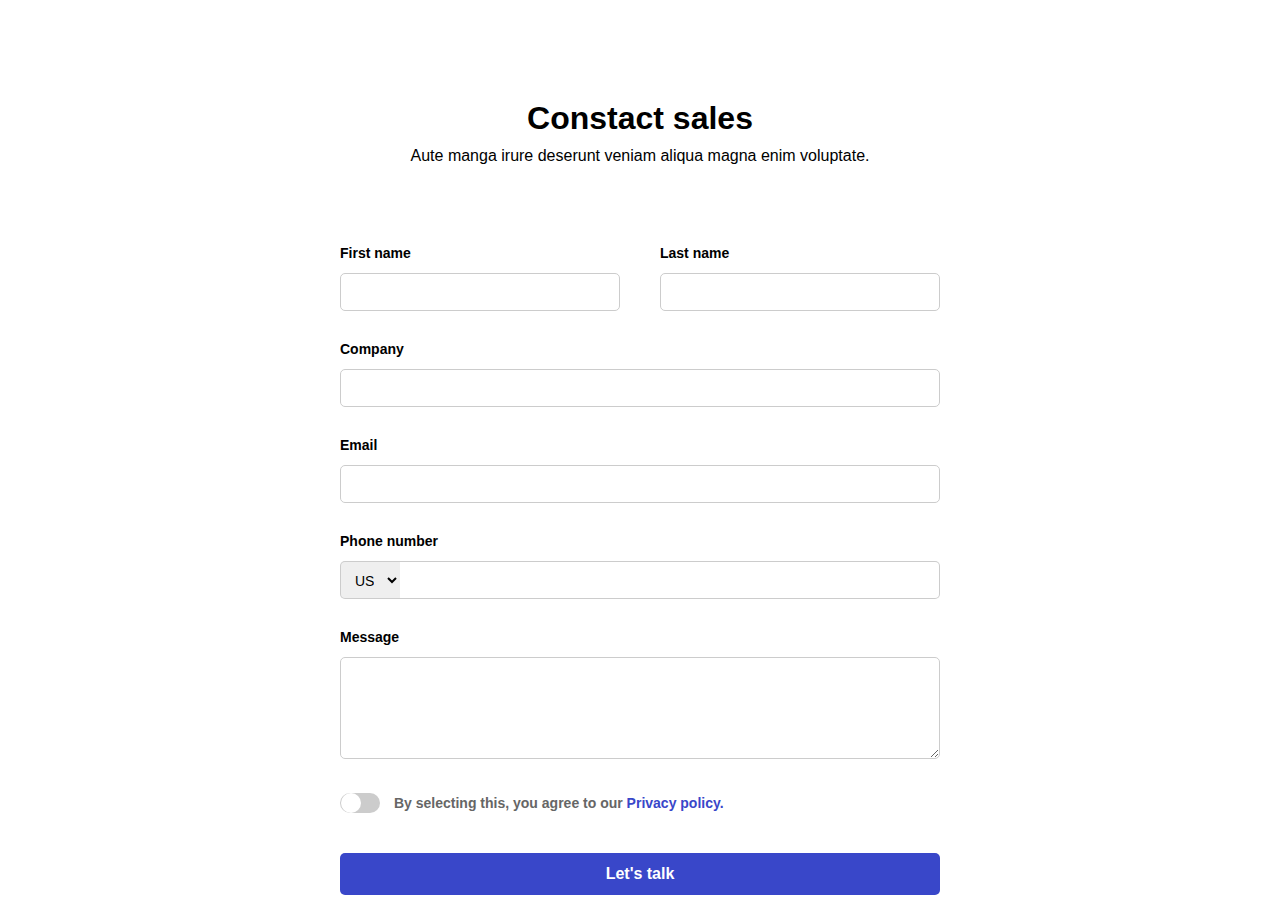
<file: 1-contact-us-form/index.html>
<!DOCTYPE html>
<html lang="en">

<head>
  <meta charset="UTF-8" />
  <meta name="viewport" content="width=device-width, initial-scale=1.0" />
  <title>Document</title>
  <link rel="stylesheet" href="style.css" />
</head>

<body>
  <section class="contact--main">
    
    <header class="contact--header">
      <p class="contact--title head">Constact sales</p>
      <p class="contact--subtitle head">Aute manga irure deserunt veniam aliqua magna enim voluptate.</p>
    </header>
    
    <form class="contact--form" id="contactForm" onsubmit="return validateForm()">
      <div class="inline--input">
        <div class="inline--both">
          <label class="for--label">First name</label>
          <input type="text" class="contact--input" id="fname" />
          <div class="error--message" id="fname--error"></div>
        </div>
        <div class="inline--both">
          <label class="for--label">Last name</label>
          <input type="text" class="contact--input" id="lname" />
          <div class="error--message" id="lname--error"></div>
        </div>
      </div>

      <div class="elements">
        <label class="for--label">Company</label>
        <input type="text" class="contact--input" id="company" />
        <div class="error--message" id="company--error" ></div>

        <label class="for--label">Email</label>
        <input type="email" class="contact--input" id="email"/>
        <div class="error--message" id="email--error"></div>

        <label class="for--label">Phone number</label>
        <div class="inline--input phone">
          <select class="contact--input select--input" id="country">
            <option>US</option>
            <option>IN</option>
            <option>UK</option>
          </select>
          <input type="tel" class="contact--input num" id="phone" pattern="[0-9]+"/>
        </div>
        <div class="error--message" id="phone--error"></div>

        <label class="for--label">Message</label>
        <textarea class="contact--input contact--message" rows="5" id="message"></textarea>
        <div class="error--message" id="message--error"></div>

        <div class="inline--input policy">
          <label class="toggle-switch">
            <input type="checkbox" id="policyid" />
            <span class="slider"></span>
          </label>
          <span class="span--text policyterm">By selecting this, you agree to our <a href="#">Privacy policy.</a></span>
          
        </div>
        <div class="error--message" id="policy--error"></div>
        <button class="btn" type="submit">Let's talk</button>
      </div>

    </form>
  </section>
</body>
<script src="script.js"></script>

</html>
</file>
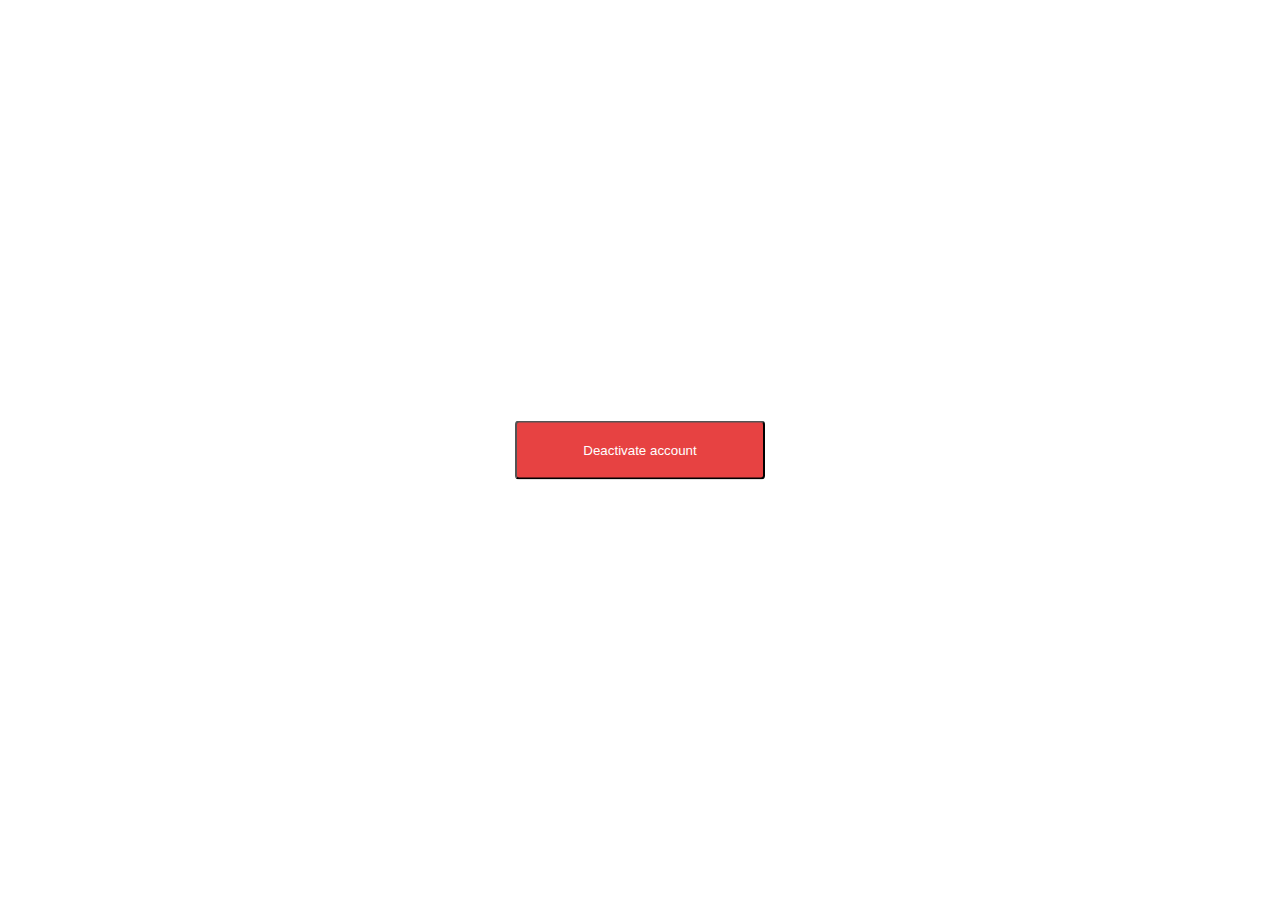
<file: 2-modal/index.html>
<!DOCTYPE html>
<html lang="en">
  <head>
    <meta charset="UTF-8" />
    <meta name="viewport" content="width=device-width, initial-scale=1.0" />
    <title>Document</title>
    <link rel="stylesheet" href="style.css" />
    <link rel="stylesheet" href="https://cdn.jsdelivr.net/npm/bootstrap-icons@1.13.1/font/bootstrap-icons.min.css">
  </head>
  <body>
    <div class="account">
      <input type="button" class="account--btn" value="Deactivate account" id="openModal" />
    </div>
    <div class="deactivate--account">
      <div class="content">

        <div class="icon"><i class="bi bi-exclamation-triangle caution"></i></div>
        <div class="content--main">
          <p class="title">Deactivate account</p>
          <p class="subtitle">Are you sure you want to deactivate your account? All of your data will be permanently removed from our servers forever. This action cannot be undone.</p>
        </div>
        <div class="close"><i class="bi bi-x-lg close--icon"></i></div>
      </div>
      <div class="buttons">
        <input type="button" class="btn cancel"  value="Cancel" />
        <input type="button" class="btn deactivate" value="Deactivate" />

    </div>
  </body>
  <script src="script.js"></script>
</html>
</file>
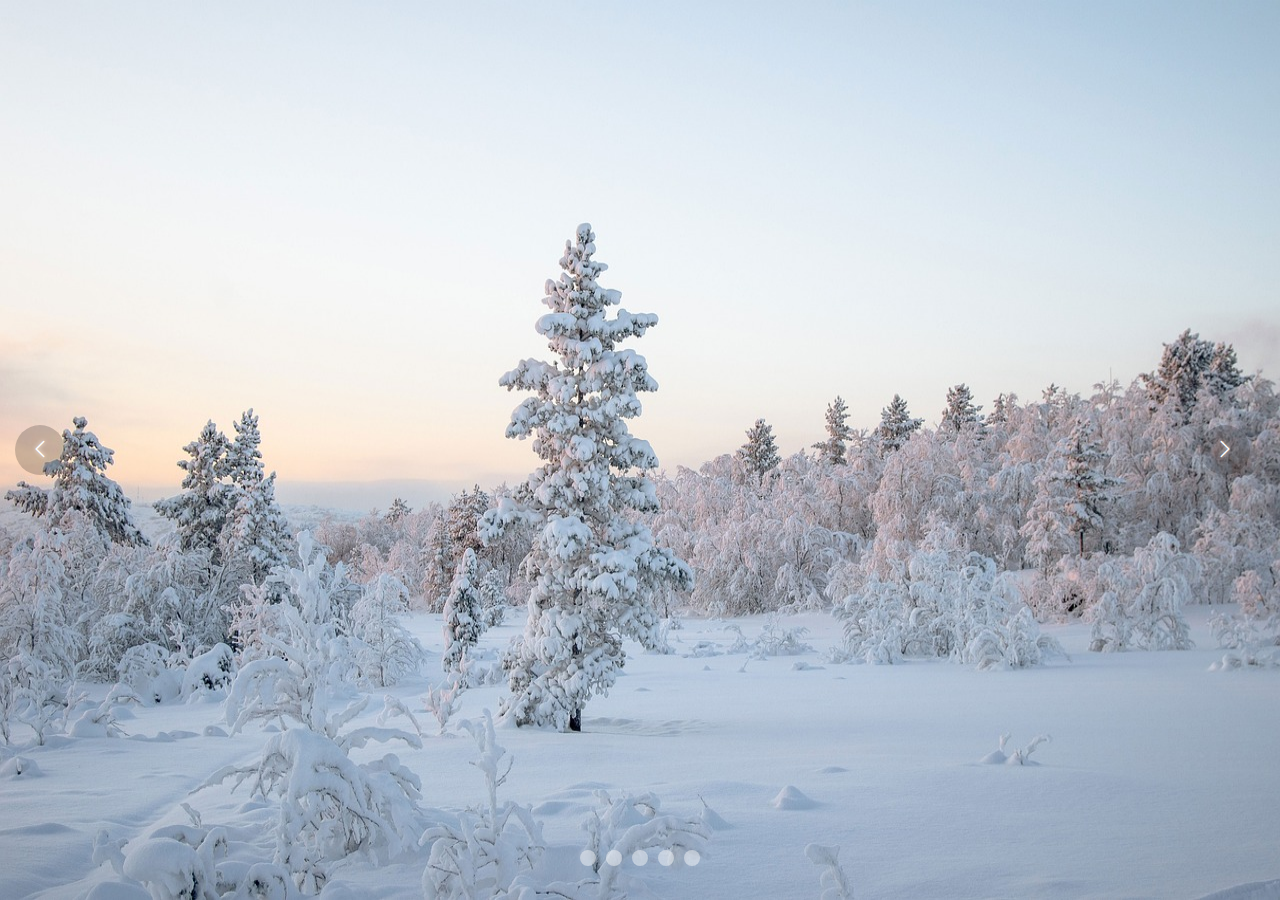
<file: 3-carousel/index.html>
<!DOCTYPE html>
<html lang="en">
  <head>
    <meta charset="UTF-8" />
    <meta name="viewport" content="width=device-width, initial-scale=1.0" />
    <title>Document</title>
    <link rel="stylesheet" href="style.css" />
    <link rel="stylesheet" href="https://cdn.jsdelivr.net/npm/bootstrap-icons@1.13.1/font/bootstrap-icons.min.css">
  </head>
  <body>
    <div class="carousel">
      <div class="carousel--container">
        <img class="carousel--item img1" src="img1.jpg" placeholder="image"></img>
        <img class="carousel--item img2" src="img2.jpg" placeholder="image"></img>
        <img class="carousel--item img3" src="img3.jpg" placeholder="image"></img>
        <img class="carousel--item img4" src="img4.jpg" placeholder="image"></img>
        <img class="carousel--item img5" src="img5.jpg" placeholder="image"></img>
      </div>
      
      <button class="carousel--button left"><i class="bi bi-chevron-left btn"></i></button>
      <button class="carousel--button right"><i class="bi bi-chevron-right btn"></i></button>
      
      <div class="carousel--indicators">
        <span class="carousel--indicator active dot1"></span>
        <span class="carousel--indicator dot2"></span>
        <span class="carousel--indicator dot3"></span>
        <span class="carousel--indicator dot4"></span>
        <span class="carousel--indicator dot5"></span>
    </div>
  </body>
  <script src="script.js"></script>
</html>
</file>
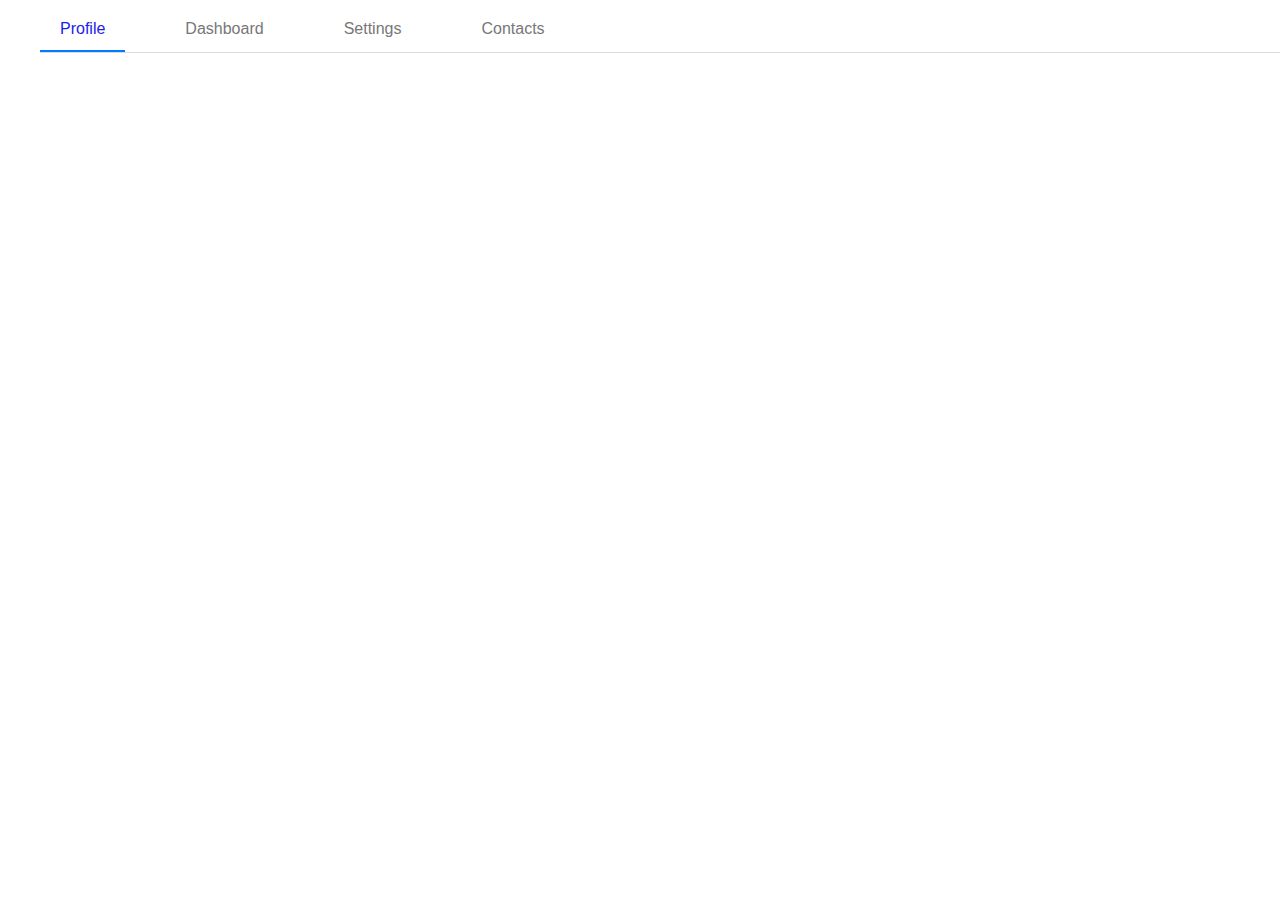
<file: 4-tabs/index.html>
<!DOCTYPE html>
<html lang="en">
  <head>
    <meta charset="UTF-8" />
    <meta name="viewport" content="width=device-width, initial-scale=1.0" />
    <title>Document</title>
    <link rel="stylesheet" href="style.css">
  </head>
  <body>
    <div class="tabs">
      <div class="tab active">Profile</div>
      <div class="tab">Dashboard</div>
      <div class="tab">Settings</div>
      <div class="tab">Contacts</div>
    </div>
    <div class="main--content">
      <div class="content">
        <p>This is content of Profile tab</p>
        <h5>Lorem ipsum dolor sit amet consectetur adipisicing elit. Quasi omnis expedita cum, corporis doloribus quae error laudantium architecto iste! Ex ullam ab nam praesentium minima maiores officiis beatae impedit cumque!</h5>
      </div>
      <div class="content">
        <p>This is content of Dashboard tab</p>
        <h5>Lorem ipsum dolor sit amet consectetur adipisicing elit. Quasi omnis expedita cum, corporis doloribus quae error laudantium architecto iste! Ex ullam ab nam praesentium minima maiores officiis beatae impedit cumque!</h5>
      </div>
      <div class="content">
        <p>This is content of Settings tab</p>
        <h5>Lorem ipsum dolor sit amet consectetur adipisicing elit. Quasi omnis expedita cum, corporis doloribus quae error laudantium architecto iste! Ex ullam ab nam praesentium minima maiores officiis beatae impedit cumque!</h5>
      </div>
      <div class="content">
        <p>This is content of Profile tab</p>
        <h5>Lorem ipsum dolor sit amet consectetur adipisicing elit. Quasi omnis expedita cum, corporis doloribus quae error laudantium architecto iste! Ex ullam ab nam praesentium minima maiores officiis beatae impedit cumque!</h5>
      </div>
    </div>
  </body>
  <script src="script.js"></script>
</html>
</file>
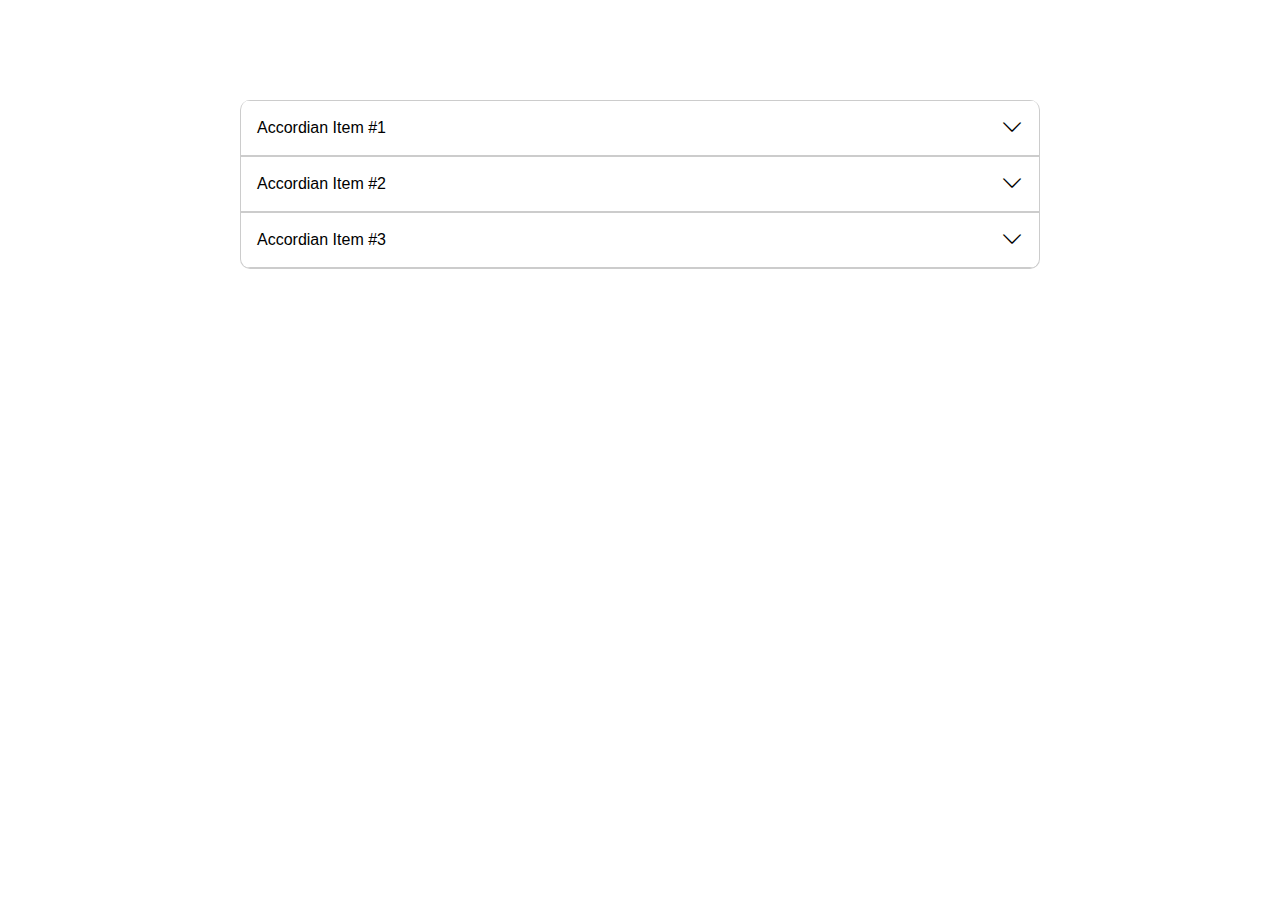
<file: 5-accordian/index.html>
<!DOCTYPE html>
<html lang="en">
  <head>
    <meta charset="UTF-8" />
    <meta name="viewport" content="width=device-width, initial-scale=1.0" />
    <title>Document</title>
    <link rel="stylesheet" href="style.css">
    <link rel="stylesheet" href="https://cdn.jsdelivr.net/npm/bootstrap-icons@1.13.1/font/bootstrap-icons.min.css"> 
  </head>
  <body>
    <div class="accordian">
      <div class="accordian--item">
        <div class="head">
        <p class="accordian--header" >Accordian Item #1</p>
        <i class="bi bi-chevron-down icon down"></i>
        <i class="bi bi-chevron-up icon up"></i>
        </div>
        <div class="accordian--content">
          <b>This is the first item's accordion body</b>. It is shown by default, until
          the collapse plugin adds the appropriate classes that we use to style
          each element. These classes control the overall appearance, as well as
          the showing and hiding via CSS transitions. You can modify any of this
          with custom CSS or overriding our default variables. It's also worth
          noting that just about any HTML can go within the <code>.accordion-body</code>,
          though the transition does limit overflow.
        </div>
      </div>
      <div class="accordian--item">
        <div class="head">
        <p class="accordian--header" >Accordian Item #2</p>
        <i class="bi bi-chevron-down icon down"></i>
        <i class="bi bi-chevron-up icon up"></i>
        </div>
        <div class="accordian--content">
          Lorem ipsum, dolor sit amet consectetur adipisicing elit. Quas consequatur dolorem deleniti, pariatur aliquam sunt soluta culpa numquam nostrum dolor ipsum dolore sed assumenda reprehenderit facilis repellat veniam vel cumque.
        </div>
      </div>
      <div class="accordian--item">
        <div class="head">
        <p class="accordian--header">Accordian Item #3</p>
        <i class="bi bi-chevron-down icon down"></i>
        <i class="bi bi-chevron-up icon up"></i>
        </div>
        <div class="accordian--content">
          Lorem ipsum dolor sit amet consectetur adipisicing elit. Quos nostrum aliquid obcaecati cupiditate minima eveniet nam impedit expedita blanditiis aspernatur, eius eligendi dolorum vel, voluptatum architecto aperiam? Libero, atque fugit.
        </div>
      </div>
    </div>
  </body>
  <script src="script.js"></script>
</html>
</file>
<file: 1-contact-us-form/style.css>
*{
    box-sizing: border-box;
    margin: 0;
    padding: 0;
}
body {
    font-family: sans-serif;
    position: relative;
    display: flex;
    justify-content: center;
    height: 100vh;
}

.contact--main {
    position: relative;
  
    width: 600px;
    overflow: hidden;
    margin-top: 100px;
}

.contact--header
{
    display: flex;
    align-items: center;
    flex-direction: column;
    margin-bottom: 80px;
}

.contact--title{
    font-size: 32px;
    font-weight: 600;
    margin-bottom: 10px;
}

.contact--form{

}

.for--label{
    font-weight: 600;
    font-size: 14px;
    display: block;
    margin-bottom: 12px;
}

.inline--input
{
    display: flex;
    align-items: center;
    justify-content: space-between;
}

.inline--both{
    width: 280px;
    
}

.contact--input{
    width: 100%;
    padding: 10px;
    border: 1px solid #ccc;
    border-radius: 5px;
    font-size: 14px;
}

.phone{
    justify-content: left;
}

.inline--num{
    width: 100%;
    padding: 10px;
    border: 1px solid #ccc;
    border-radius: 5px;
    font-size: 14px;
}

.select--input{
    width: 60px;
    border-right: hidden transparent;
    border-bottom-right-radius: 0;
    border-top-right-radius: 0;
    height: 38px;
}

.num{
    border-left: hidden transparent;
    border-bottom-left-radius: 0;
    border-top-left-radius: 0;
}

.policy{
    justify-content: left;
    margin-bottom: 10px;
}

.policyterm{
    font-size: 14px;
    color: #666;
    margin-left: 14px;
    font-weight: bold;
}

a{
    text-decoration: none;
    color: #3947c9;
}

.btn{
    width: 100%;
    padding: 12px;
    background-color: #3947c9;
    color: white;
    border: none;
    border-radius: 5px;
    font-size: 16px;
    font-weight: bold;
    cursor: pointer;
    transition: background-color 0.3s ease-in-out;
}

.error--message {
    color: red;
    font-size: 14px;
    height: 10px;
    margin-bottom: 20px;
}

.toggle-switch {
    position: relative;
    display: inline-block;
    width: 40px;
    height: 20px;
}

.toggle-switch input {
    opacity: 0;
    width: 0;
    height: 0;
}

.slider {
    position: absolute;
    cursor: pointer;
    background-color: #ccc;
    border-radius: 24px;
    width: 100%;
    height: 100%;
    transition: background-color 0.3s;
}

.slider::before {
    content: "";
    position: absolute;
    height: 20px;
    width: 20px;
    left: 1px;
    background-color: white;
    border-radius: 50%;
    transition: transform 0.3s;
}

.toggle-switch input:checked+.slider {
    background-color: #1d30dd;
}

.toggle-switch input:checked+.slider::before {
    transform: translateX(18px);
}
</file>
<file: 2-modal/style.css>
* {
  margin: 0;
  padding: 0;
  box-sizing: border-box;
}

body {
  font-family: Arial, Helvetica, sans-serif;
  font-size: 14px;
  color: #333;
  position: relative;
 
  height: 100vh;
}

.account--btn {
  width: 250px;
  padding: 20px;
  top: 50%;
  left: 50%;
  background-color: #e74242;
  border-radius: 4px;
  color: #fff;
  position: absolute;
  transform: translate(-50%, -50%);
  /* display: none; */
}

.deactivate--account {
  width: 500px;
  padding: 20px;
  border-radius: 10px;
  display: flex;
  flex-direction: column;
  background-color: #fff;
  display: none;
  z-index: 1000;
  position: absolute;
  transform: translate(-50%, -50%);
  top: 50%;
  left: 50%;
}
.content {
  display: grid;
  grid-template-columns: 1fr 8fr 1fr;
  margin-top: 6px;
}


.content--main {
}

.icon {
  width: 36px;
  height: 36px;
  border-radius: 50%;
  display: flex;
  align-items: center;
  justify-content: center;
  border-radius: 50%;
  background-color: #f3d3d3;
}

.caution
{
  font-size: 22px;
  color: #df5151;
}

.title {
  font-size: 14px;
  font-weight: bold;
  margin-bottom: 12px;
}

.subtitle {
  font-size: 14px;
  color: #777;
}
.close {
  width: 18px;
  height: 18px;
  margin-left: 22px;
  cursor: pointer;
}
.close--icon{
  font-size: 20px;
  color: #999;
}

.buttons {
  display: flex;
  justify-content: flex-end;
  margin-top: 20px;
  gap: 10px;
  
}

.btn{
  font-weight: 700;
  padding: 5px;
  border: 1px solid #dbdbdb;
  border-radius: 4px;
  cursor: pointer;
  
}

.cancel {
  background-color: #fff;
}

.deactivate{
  background-color: #da3636;
  color: #fff;
}
</file>
<file: 3-carousel/style.css>
*{
    margin: 0;
    padding: 0;
    box-sizing: border-box;
}

body{
    height: 100vh;
    background-color: #999;
    position: relative;
}

.carousel{
    width: 100%;
    height: 100%;
    display: flex;
    align-items: center;
    justify-content: center;
    position: relative;
}

.carousel--button{
    height: 50px;
    width: 50px;
    background: rgba(0, 0, 0, 0.2);
    border: none;
    border-radius: 50%;
    position: absolute;
    top: 50%;
    transform: translate(-50%, -50%);
}
.btn{
    color: #fff;
    font-size: 20px;
    text-shadow: 0px 0px 4px rgb(255, 255, 255);
    z-index: 1000;
}

.carousel--button:active{
    border: solid 4px #fff;
}
.left
{
    left: 40px;
}

.right
{
    right: 5px;
}

.carousel--indicators
{
    position: absolute;
    bottom: 20px;
    left: 50%;
    transform: translateX(-50%);
    display: flex;
    gap: 10px;
    height: 30px;
    width: 200px;
    display: flex;
    align-items: space-between;
    justify-content: center;
    z-index: 1000;
}

.carousel--indicator
{
    top : 50%;
    height: 16px;
    width: 16px;
    background-color: rgba(255, 255, 255, 0.445);
    border-radius: 50%;
    cursor: pointer;
}

.carousel--item
{
    height: 100%;
    width: 100%;
    position: absolute;
    transition: all 0.5s ease-in-out;
    transform: translate(-50%, -50%);
}
</file>
<file: 4-tabs/style.css>
*{
    padding: 0%;
    margin: 0%;
    box-sizing: border-box;
    font-family: Arial, Helvetica, sans-serif;
    font-weight: 500;
}

body{
    height: 100vh;
    position: relative;
}

.tabs{
    position: relative;
    display: flex;
    gap: 40px;
    margin-top: 20px;
    margin-left: 40px;
    border-bottom: 1px solid gainsboro;
}
.tab{
    color: #777;
    padding: 0px 20px 12px 20px;
    cursor: pointer;
    user-select: none;    
}

.tab.active{
    color: rgb(28, 28, 235);
    border-bottom: 2px solid #007bff;
}


.main--content{
    margin: 40px;
}

.content{
    display: none;
}
</file>
<file: 5-accordian/style.css>
*{
    margin: 0%;
    padding: 0%;
    box-sizing: border-box;
    font-family: Arial, Helvetica, sans-serif;
    font-size: 16px;
}

.accordian {
    width: 800px;
    margin: 0 auto;
    margin-top: 100px;
    border: 1px solid #ccc;
    border-radius: 10px;
    overflow: hidden;
    position: relative;
}

.head{
    display: flex;
    justify-content: space-between;
    align-items: center;
    border: 1px solid #ccc;
    padding: 18px 16px;
    border-left: none;
    border-right: none;
    user-select: none;
}

.accordian:first-child{
    border-top: none;
}

.accordian--header{
    cursor: pointer;    
}


.accordian--header:active{
    color: #3232f0;
}

.icon{
    position: absolute;
    right: 16px;
    font-size: 22px;
    cursor: pointer;
}

.icon:active{
    color: #3232f0;
}

.accordian--content
{
    padding: 18px 16px;
}

code{
    color: rgb(224, 75, 75);
}

.accordian--content{
    display: none;
}

.accordian:second-child{
    display: block;
}

.bi-chevron-up{
    display: none;
}
</file>
